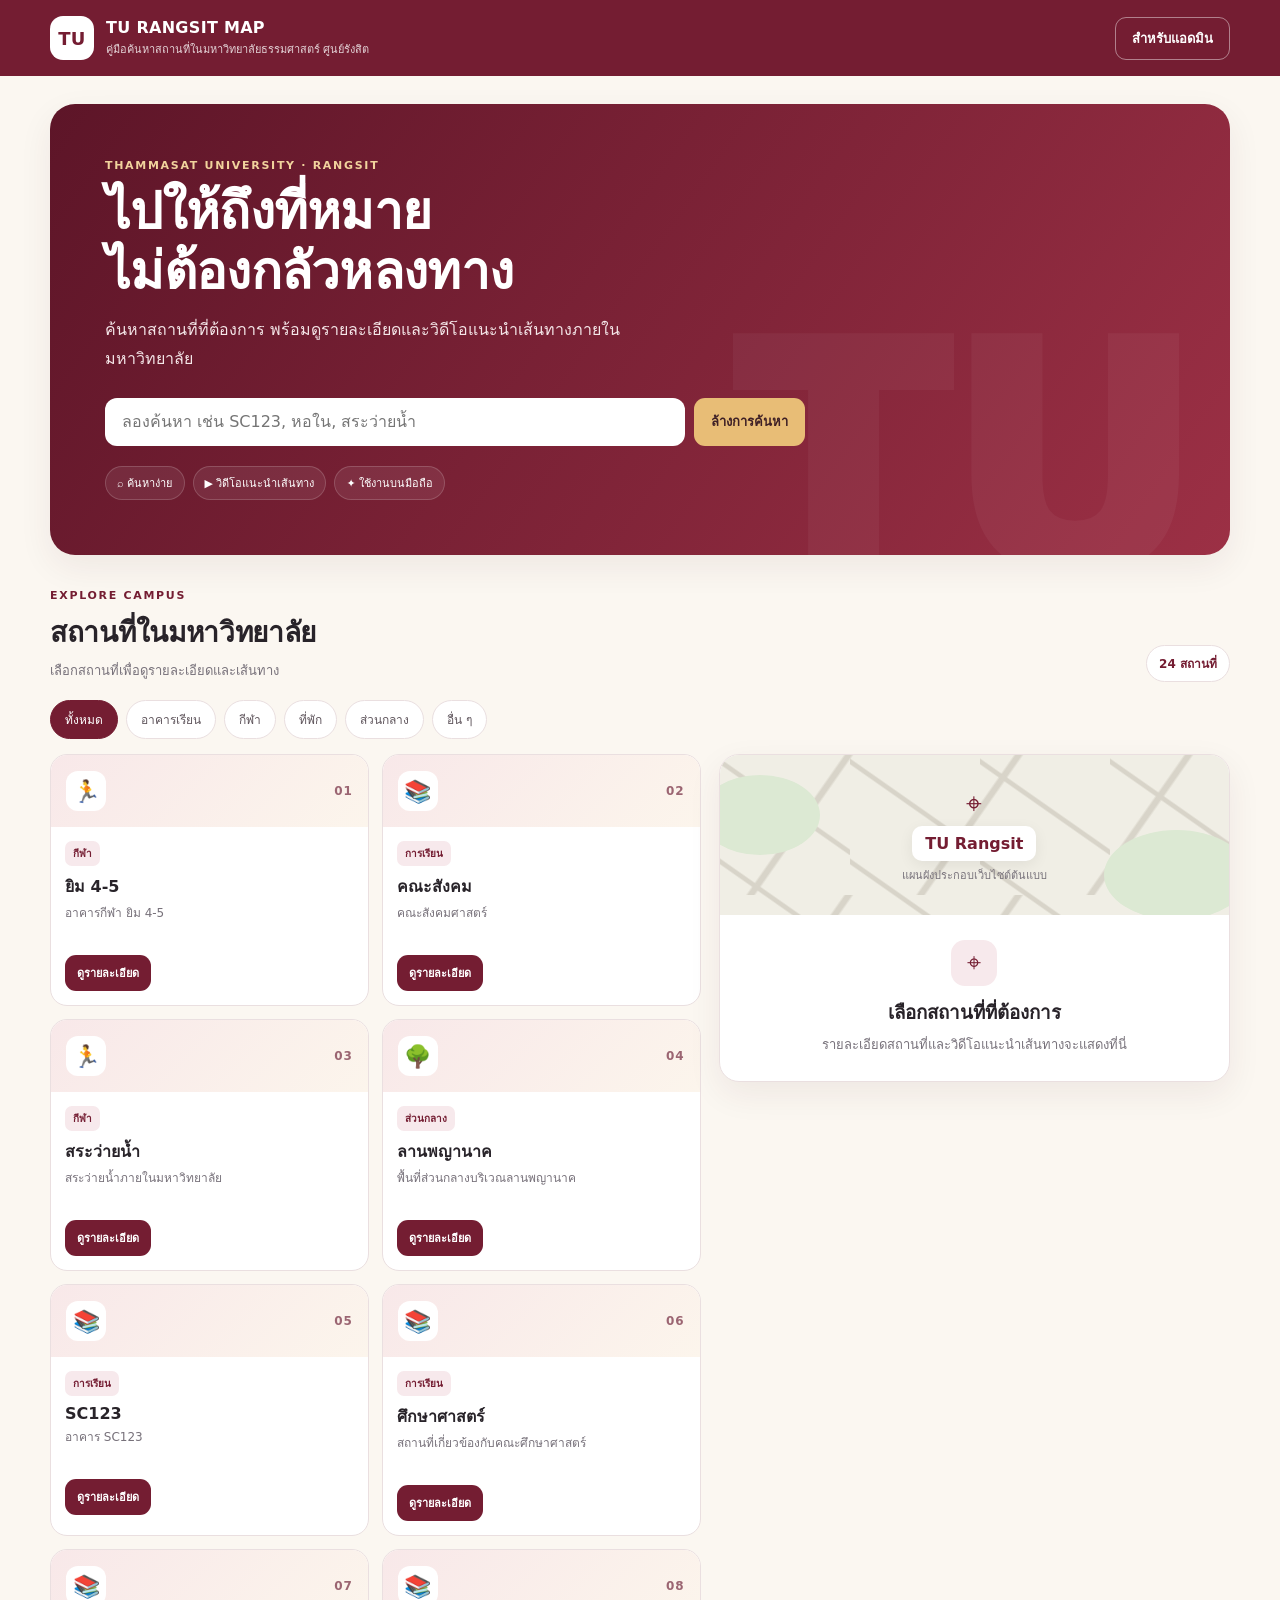
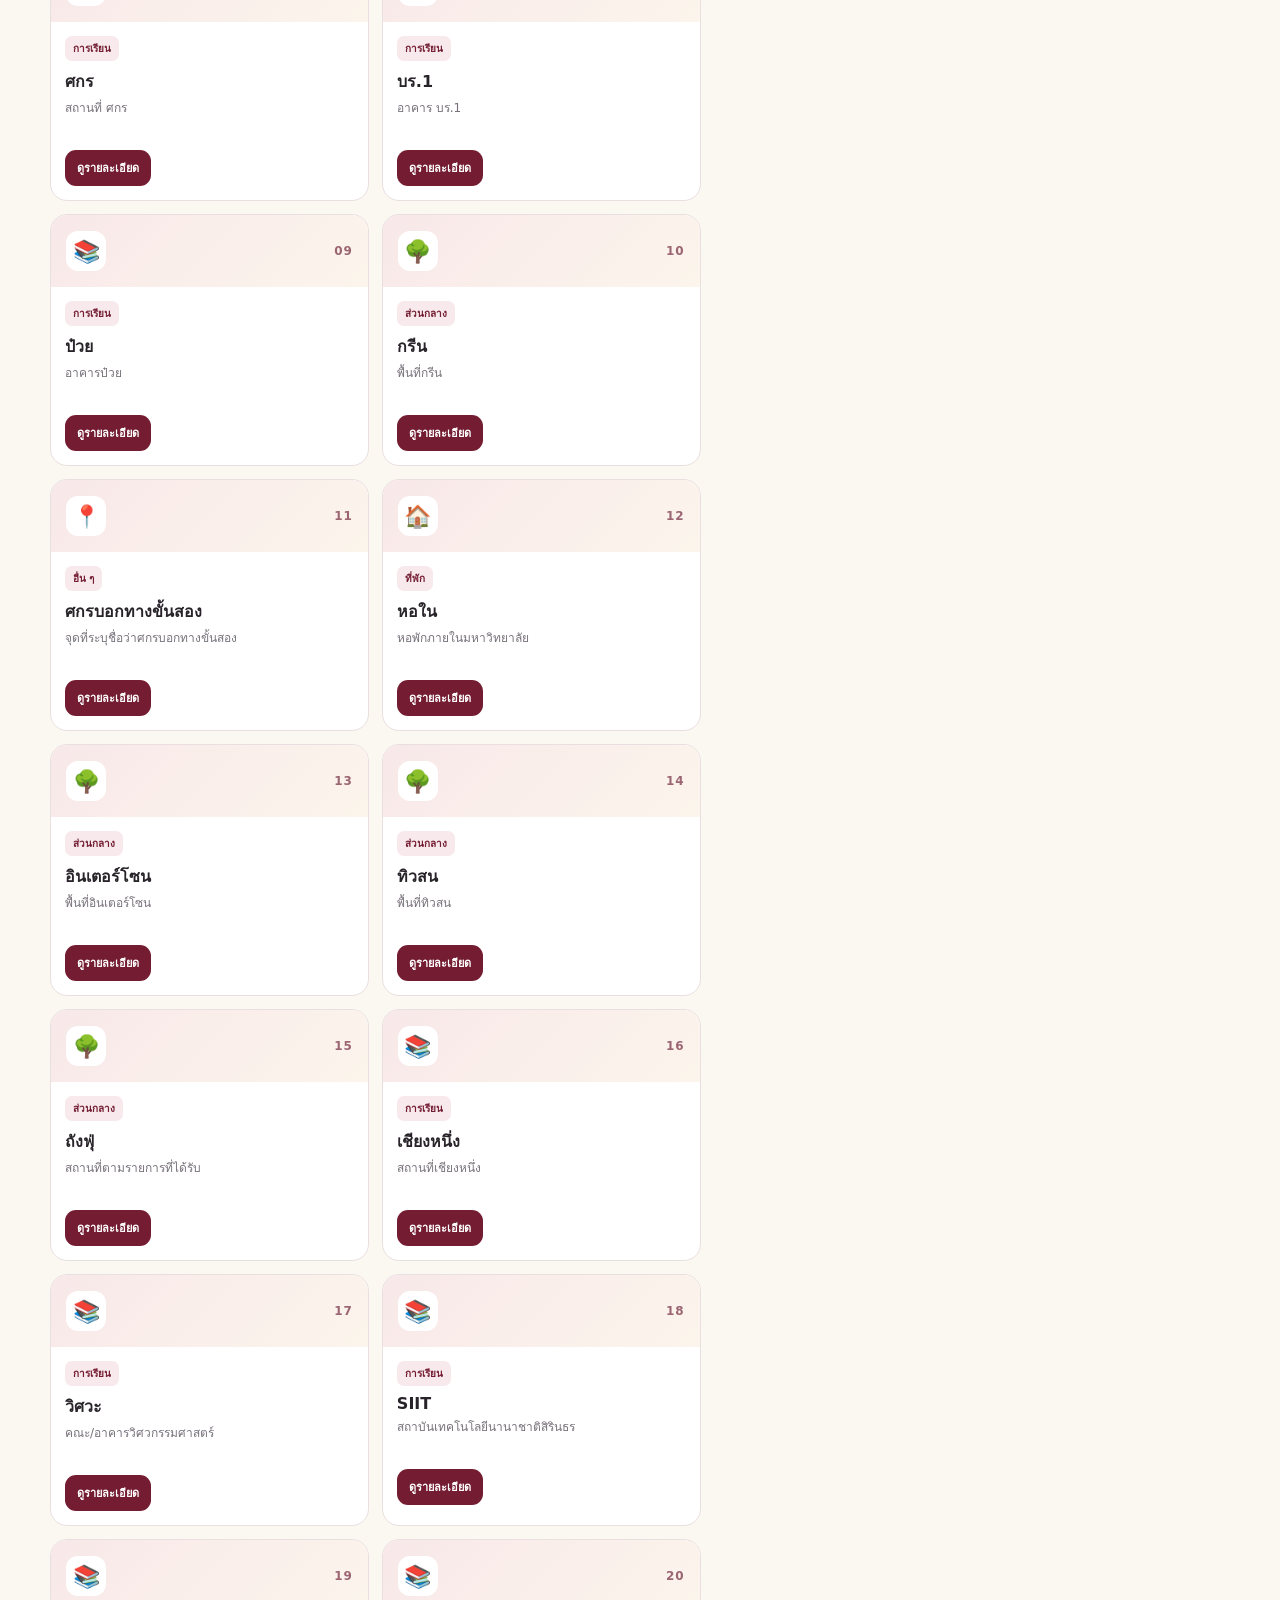
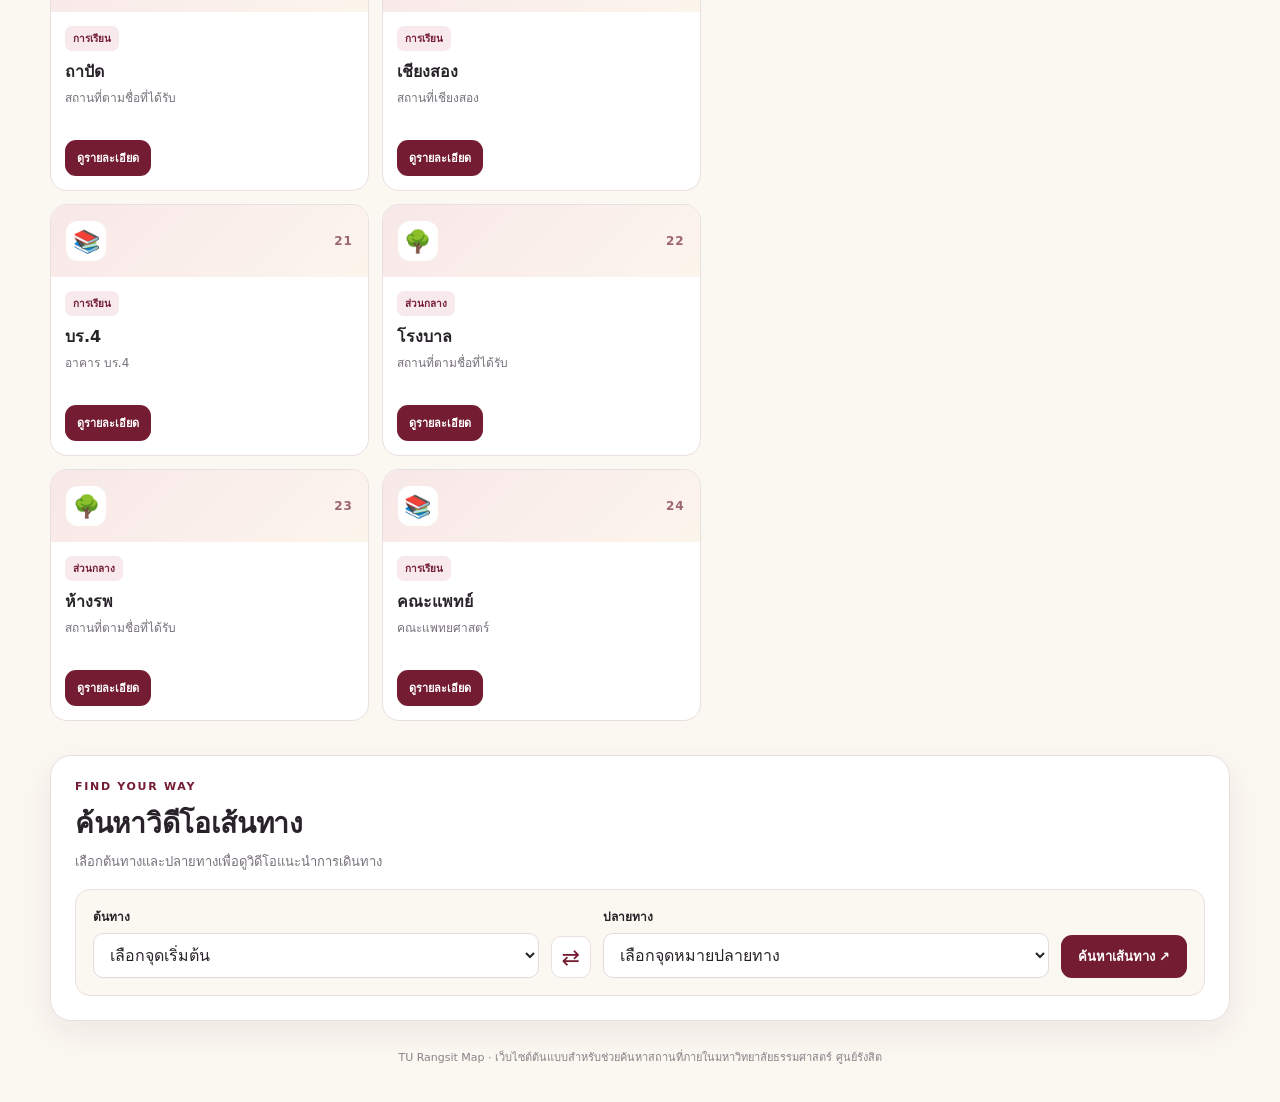
<file: index (6).html>
<!doctype html>
<html lang="th">
<head>
  <meta charset="utf-8">
  <meta name="viewport" content="width=device-width, initial-scale=1">
  <meta name="theme-color" content="#741d32">
  <meta name="description" content="เว็บไซต์ช่วยค้นหาสถานที่และวิดีโอแนะนำเส้นทางในมหาวิทยาลัยธรรมศาสตร์ ศูนย์รังสิต">
  <title>TU Rangsit Map | หาทางไป ไม่หลงทาง</title>
  <link rel="stylesheet" href="style.css">
  <script src="script.js" defer></script>
</head>
<body>
  <header class="topbar">
    <a class="brand" href="#" aria-label="TU Rangsit Map หน้าหลัก">
      <span class="logo">TU</span>
      <span>TU RANGSIT MAP<small>คู่มือค้นหาสถานที่ในมหาวิทยาลัยธรรมศาสตร์ ศูนย์รังสิต</small></span>
    </a>
    <button class="button button-outline top-admin" id="adminOpen" type="button">สำหรับแอดมิน</button>
  </header>

  <main class="container">
    <section class="hero">
      <div class="eyebrow">THAMMASAT UNIVERSITY · RANGSIT</div>
      <h1>ไปให้ถึงที่หมาย<br>ไม่ต้องกลัวหลงทาง</h1>
      <p>ค้นหาสถานที่ที่ต้องการ พร้อมดูรายละเอียดและวิดีโอแนะนำเส้นทางภายในมหาวิทยาลัย</p>
      <div class="searchbar">
        <input id="searchInput" type="search" placeholder="ลองค้นหา เช่น SC123, หอใน, สระว่ายน้ำ" aria-label="ค้นหาสถานที่">
        <button class="button button-gold" id="clearSearch" type="button">ล้างการค้นหา</button>
      </div>
      <div class="hero-pills"><span>⌕ ค้นหาง่าย</span><span>▶ วิดีโอแนะนำเส้นทาง</span><span>✦ ใช้งานบนมือถือ</span></div>
    </section>

    <section class="section-block">
      <div class="section-heading">
        <div><p class="eyebrow dark">EXPLORE CAMPUS</p><h2>สถานที่ในมหาวิทยาลัย</h2><p class="muted">เลือกสถานที่เพื่อดูรายละเอียดและเส้นทาง</p></div>
        <span id="placeCount" class="count-pill">0 สถานที่</span>
      </div>
      <div class="filters" id="categoryFilters" aria-label="กรองตามหมวดหมู่">
        <button class="filter active" data-category="ทั้งหมด" type="button">ทั้งหมด</button>
        <button class="filter" data-category="การเรียน" type="button">อาคารเรียน</button>
        <button class="filter" data-category="กีฬา" type="button">กีฬา</button>
        <button class="filter" data-category="ที่พัก" type="button">ที่พัก</button>
        <button class="filter" data-category="ส่วนกลาง" type="button">ส่วนกลาง</button>
        <button class="filter" data-category="อื่น ๆ" type="button">อื่น ๆ</button>
      </div>

      <div class="main-grid">
        <div>
          <div class="place-grid" id="placeGrid"></div>
          <div id="emptyState" class="empty-state hidden"><h3>ไม่พบสถานที่</h3><p>ลองค้นหาด้วยคำอื่น หรือเลือกหมวดหมู่ทั้งหมด</p></div>
        </div>
        <aside class="detail-panel" id="detailPanel">
          <div class="map-illustration"><span class="map-pin">⌖</span><strong>TU Rangsit</strong><small>แผนผังประกอบเว็บไซต์ต้นแบบ</small></div>
          <div class="detail-placeholder"><span class="placeholder-icon">⌖</span><h3>เลือกสถานที่ที่ต้องการ</h3><p>รายละเอียดสถานที่และวิดีโอแนะนำเส้นทางจะแสดงที่นี่</p></div>
        </aside>
      </div>
    </section>

    <section class="route-section section-block" id="routeSection">
      <div class="section-heading"><div><p class="eyebrow dark">FIND YOUR WAY</p><h2>ค้นหาวิดีโอเส้นทาง</h2><p class="muted">เลือกต้นทางและปลายทางเพื่อดูวิดีโอแนะนำการเดินทาง</p></div></div>
      <div class="route-search">
        <div class="field"><label for="routeFrom">ต้นทาง</label><select id="routeFrom"><option value="">กำลังโหลดสถานที่...</option></select></div>
        <button class="swap-button" id="swapRoute" type="button" aria-label="สลับต้นทางและปลายทาง" title="สลับต้นทางและปลายทาง">⇄</button>
        <div class="field"><label for="routeTo">ปลายทาง</label><select id="routeTo"><option value="">กำลังโหลดสถานที่...</option></select></div>
        <button class="button button-primary find-button" id="findRoute" type="button">ค้นหาเส้นทาง ↗</button>
      </div>
      <div id="routeResults" class="route-results" aria-live="polite"></div>
    </section>

    <footer class="footer">TU Rangsit Map · เว็บไซต์ต้นแบบสำหรับช่วยค้นหาสถานที่ภายในมหาวิทยาลัยธรรมศาสตร์ ศูนย์รังสิต</footer>
  </main>

  <dialog id="loginDialog" class="dialog">
    <form id="loginForm" class="dialog-card">
      <button class="dialog-close" type="button" data-close="loginDialog" aria-label="ปิด">×</button>
      <p class="eyebrow dark">ADMIN ACCESS</p><h2>เข้าสู่ระบบผู้ดูแล</h2>
      <p class="muted">เข้าสู่ระบบเพื่อจัดการสถานที่และวิดีโอเส้นทาง</p>
      <div class="field"><label for="adminUsername">ชื่อผู้ใช้</label><input id="adminUsername" autocomplete="username" value="admin" required></div>
      <div class="field"><label for="adminPassword">รหัสผ่าน</label><input id="adminPassword" type="password" autocomplete="current-password" required></div>
      <p class="error-text" id="loginError" role="alert"></p>
      <button class="button button-primary full-button" type="submit">เข้าสู่ระบบ</button>
      <p class="notice">บัญชีทดลอง: <b>admin</b> / <b>tu-demo-2026</b><br>ระบบล็อกอินนี้เป็นเพียงต้นแบบ ไม่ใช่ระบบยืนยันตัวตนที่ปลอดภัยสำหรับข้อมูลจริง</p>
    </form>
  </dialog>

  <dialog id="adminDialog" class="dialog admin-dialog">
    <div class="dialog-card wide-card">
      <div class="admin-dialog-heading"><div><p class="eyebrow dark">CONTROL PANEL</p><h2>จัดการเว็บไซต์</h2></div><button class="dialog-close" type="button" data-close="adminDialog" aria-label="ปิด">×</button></div>
      <div class="admin-toolbar"><button class="button button-light" id="adminLogout" type="button">ออกจากระบบ</button></div>
      <div class="admin-tabs">
        <button class="admin-tab active" data-tab="placesTab" type="button">จัดการสถานที่</button>
        <button class="admin-tab" data-tab="routesTab" type="button">จัดการวิดีโอเส้นทาง</button>
        <button class="admin-tab" data-tab="dataTab" type="button">สำรองข้อมูล</button>
      </div>

      <section id="placesTab" class="admin-content">
        <h3 id="placeFormTitle">เพิ่มสถานที่ใหม่</h3>
        <form id="placeForm" class="form-grid">
          <input type="hidden" id="editPlaceId">
          <div class="field"><label for="placeName">ชื่อสถานที่ *</label><input id="placeName" required maxlength="100"></div>
          <div class="field"><label for="placeCategory">หมวดหมู่ *</label><select id="placeCategory" required><option>การเรียน</option><option>กีฬา</option><option>ที่พัก</option><option>ส่วนกลาง</option><option>อื่น ๆ</option></select></div>
          <div class="field full"><label for="placeDescription">รายละเอียด</label><textarea id="placeDescription" rows="2" maxlength="500" placeholder="รายละเอียดหรือจุดสังเกต"></textarea></div>
          <div class="field full"><label for="placeMap">ลิงก์แผนที่ (ถ้ามี)</label><input id="placeMap" type="url" placeholder="https://maps.google.com/..."></div>
          <div class="form-actions full"><button class="button button-primary" type="submit">บันทึกสถานที่</button><button class="button button-light" id="cancelPlaceEdit" type="button">ล้างแบบฟอร์ม</button></div>
        </form>
        <h3 class="list-heading">รายการสถานที่ทั้งหมด</h3><div id="adminPlaceList" class="admin-list"></div>
      </section>

      <section id="routesTab" class="admin-content hidden">
        <h3 id="routeFormTitle">เพิ่มวิดีโอเส้นทาง</h3>
        <form id="routeForm" class="form-grid">
          <input type="hidden" id="editRouteId">
          <div class="field full"><label for="routeName">ชื่อเส้นทาง/วิดีโอ *</label><input id="routeName" required maxlength="120" placeholder="เช่น จากหอในไปคณะสังคม"></div>
          <div class="field"><label for="adminRouteFrom">ต้นทาง *</label><select id="adminRouteFrom" required><option value="">กำลังโหลดสถานที่...</option></select></div>
          <div class="field"><label for="adminRouteTo">ปลายทาง *</label><select id="adminRouteTo" required><option value="">กำลังโหลดสถานที่...</option></select></div>
          <div class="field full"><label for="routeVideo">ลิงก์วิดีโอ *</label><input id="routeVideo" type="url" required placeholder="https://www.youtube.com/watch?v=..."></div>
          <div class="field full"><label for="routeDescription">คำอธิบายเพิ่มเติม</label><textarea id="routeDescription" rows="2" maxlength="500" placeholder="จุดสังเกตหรือคำแนะนำระหว่างทาง"></textarea></div>
          <div class="form-actions full"><button class="button button-primary" type="submit">บันทึกวิดีโอเส้นทาง</button><button class="button button-light" id="cancelRouteEdit" type="button">ล้างแบบฟอร์ม</button></div>
        </form>
        <h3 class="list-heading">รายการวิดีโอเส้นทางทั้งหมด</h3><div id="adminRouteList" class="admin-list"></div>
      </section>

      <section id="dataTab" class="admin-content hidden">
        <h3>สำรองและย้ายข้อมูล</h3><p class="muted">ส่งออกข้อมูลเป็น JSON เพื่อเก็บสำรอง หรือนำเข้าไฟล์เดิมเพื่อกู้คืน</p>
        <div class="form-actions"><button class="button button-primary" id="exportData" type="button">ส่งออกข้อมูล JSON</button><label class="button button-light upload-button">นำเข้า JSON<input id="importData" type="file" accept=".json,application/json"></label></div>
        <p id="dataMessage" class="success-text" aria-live="polite"></p>
        <p class="notice">ข้อมูลสถานที่ เส้นทาง และรีวิวจะเก็บในเบราว์เซอร์ของผู้ใช้แต่ละคนผ่าน LocalStorage ไม่ได้ซิงก์เป็นฐานข้อมูลกลาง รีวิวจากผู้ใช้คนอื่นจึงไม่ปรากฏบนอุปกรณ์อื่นโดยอัตโนมัติ</p>
      </section>
    </div>
  </dialog>
</body>
</html>
</file>
<file: style.css>
/* TU Rangsit Map — โทนแดงเลือดหมูและครีม */
:root {
  --maroon: #741d32;
  --maroon-dark: #531324;
  --maroon-soft: #f7e9ec;
  --cream: #fbf7f1;
  --ink: #282329;
  --muted: #77717a;
  --line: #eadfe0;
  --white: #fff;
  --gold: #e8bd76;
  --danger: #a62a3e;
  --shadow: 0 12px 34px rgba(70, 24, 38, .07);
}
* { box-sizing: border-box; }
html { scroll-behavior: smooth; }
body { margin: 0; background: var(--cream); color: var(--ink); font-family: system-ui, -apple-system, BlinkMacSystemFont, "Segoe UI", Tahoma, sans-serif; }
button, input, select, textarea { font: inherit; }
button { cursor: pointer; }
a { color: inherit; }
.hidden { display: none !important; }
.container { width: min(1180px, calc(100% - 40px)); margin: 0 auto; }
.topbar { min-height: 76px; padding: 13px max(20px, calc((100% - 1180px)/2)); display: flex; align-items: center; justify-content: space-between; gap: 20px; background: var(--maroon); color: white; }
.brand { display: flex; align-items: center; gap: 12px; color: white; text-decoration: none; font-weight: 850; letter-spacing: .3px; }
.brand small { display: block; margin-top: 3px; font-size: 11px; font-weight: 500; letter-spacing: 0; opacity: .8; }
.logo { width: 44px; height: 44px; display: grid; place-items: center; border-radius: 13px; background: white; color: var(--maroon); font-size: 18px; font-weight: 900; }
.button { display: inline-flex; align-items: center; justify-content: center; gap: 7px; min-height: 42px; padding: 10px 16px; border: 1px solid transparent; border-radius: 11px; font-size: 13px; font-weight: 800; text-decoration: none; transition: transform .15s ease, box-shadow .15s ease, background .15s ease; }
.button:hover { transform: translateY(-1px); }
.button-primary { background: var(--maroon); color: white; }
.button-primary:hover { background: var(--maroon-dark); }
.button-gold { background: var(--gold); color: #3e2026; }
.button-light { background: white; color: var(--maroon); border-color: var(--line); }
.button-outline { color: white; background: transparent; border-color: #ffffff70; }
.button-outline:hover { background: white; color: var(--maroon); }
.full-button { width: 100%; }
.hero { margin-top: 28px; padding: clamp(26px, 5vw, 55px); overflow: hidden; position: relative; border-radius: 25px; color: white; background: linear-gradient(125deg, #5d1528, #9c3045); box-shadow: var(--shadow); }
.hero::after { content: "TU"; position: absolute; right: 3%; bottom: -65px; color: #ffffff0b; font-size: clamp(160px, 27vw, 310px); font-weight: 950; line-height: 1; pointer-events: none; }
.eyebrow { margin: 0 0 8px; color: #f1d39d; font-size: 11px; font-weight: 850; letter-spacing: 1.7px; }
.eyebrow.dark { color: var(--maroon); }
.hero h1 { position: relative; z-index: 1; margin: 10px 0 14px; font-size: clamp(32px, 5vw, 51px); line-height: 1.18; letter-spacing: -.7px; }
.hero > p { position: relative; z-index: 1; max-width: 590px; margin: 0 0 24px; color: #f5e7e9; line-height: 1.8; }
.searchbar { position: relative; z-index: 1; display: flex; gap: 9px; max-width: 700px; }
.searchbar input { flex: 1; min-width: 0; min-height: 48px; padding: 12px 16px; border: 1px solid #ffffff40; border-radius: 12px; background: white; outline: none; }
.searchbar input:focus, .field input:focus, .field select:focus, .field textarea:focus { border-color: #b7677a; box-shadow: 0 0 0 3px #741d3215; outline: none; }
.hero-pills { position: relative; z-index: 1; display: flex; flex-wrap: wrap; gap: 8px; margin-top: 20px; }
.hero-pills span { padding: 7px 11px; border: 1px solid #ffffff2b; border-radius: 999px; background: #ffffff13; font-size: 11px; }
.section-block { margin-top: 34px; }
.section-heading { display: flex; align-items: end; justify-content: space-between; gap: 15px; margin-bottom: 16px; }
.section-heading h2 { margin: 0; font-size: clamp(22px, 3vw, 28px); letter-spacing: -.3px; }
.section-heading .muted { margin: 6px 0 0; }
.muted, .helper-text { color: var(--muted); font-size: 13px; line-height: 1.7; }
.count-pill { white-space: nowrap; padding: 8px 12px; border: 1px solid var(--line); border-radius: 999px; background: white; color: var(--maroon); font-size: 12px; font-weight: 800; }
.filters { display: flex; gap: 8px; overflow-x: auto; padding: 2px 0 15px; }
.filter { flex: 0 0 auto; padding: 9px 14px; border: 1px solid var(--line); border-radius: 999px; background: white; color: #5f555c; font-size: 12px; }
.filter.active, .filter:hover { border-color: var(--maroon); background: var(--maroon); color: white; }
.main-grid { display: grid; grid-template-columns: minmax(0, 1.12fr) minmax(300px, .88fr); align-items: start; gap: 18px; }
.place-grid { display: grid; grid-template-columns: repeat(2, minmax(0, 1fr)); gap: 13px; }
.place-card { min-width: 0; overflow: hidden; border: 1px solid var(--line); border-radius: 17px; background: white; transition: transform .18s ease, border-color .18s ease, box-shadow .18s ease; }
.place-card:hover, .place-card.selected { transform: translateY(-2px); border-color: #bd7c8b; box-shadow: var(--shadow); }
.place-art { min-height: 72px; padding: 13px 15px; display: flex; align-items: center; justify-content: space-between; background: linear-gradient(135deg, #f8e8e9, #fcf5ec); }
.place-symbol { display: grid; place-items: center; width: 40px; height: 40px; border-radius: 12px; background: #fff; color: var(--maroon); font-size: 22px; }
.place-number { color: #9b6572; font-size: 12px; font-weight: 850; letter-spacing: 1px; }
.place-card-body { padding: 14px; }
.category-label { display: inline-flex; padding: 5px 8px; border-radius: 7px; background: var(--maroon-soft); color: var(--maroon); font-size: 10px; font-weight: 850; }
.place-card h3 { margin: 8px 0 5px; font-size: 16px; overflow-wrap: anywhere; }
.place-card p { min-height: 39px; margin: 0 0 12px; color: var(--muted); font-size: 12px; line-height: 1.65; }
.place-card .button { min-height: 36px; padding: 8px 11px; font-size: 11px; }
.detail-panel { position: sticky; top: 15px; min-width: 0; overflow: hidden; border: 1px solid var(--line); border-radius: 20px; background: white; box-shadow: var(--shadow); }
.map-illustration { position: relative; min-height: 160px; display: flex; flex-direction: column; align-items: center; justify-content: center; gap: 5px; overflow: hidden; background-color: #f0eee5; background-image: linear-gradient(35deg, transparent 47%, #d8d4c9 48%, #d8d4c9 50%, transparent 51%), linear-gradient(125deg, transparent 46%, #d8d4c9 47%, #d8d4c9 49%, transparent 50%); background-size: 130px 100px, 170px 140px; }
.map-illustration::before, .map-illustration::after { content: ""; position: absolute; width: 120px; height: 80px; left: -20px; top: 20px; border-radius: 50%; background: #dce9d3; }
.map-illustration::after { top: auto; left: auto; right: -20px; bottom: -5px; width: 145px; height: 90px; }
.map-illustration strong, .map-illustration small, .map-pin { position: relative; z-index: 1; }
.map-illustration strong { padding: 8px 13px; border-radius: 10px; background: white; color: var(--maroon); box-shadow: 0 4px 15px #0001; }
.map-illustration small { color: var(--muted); font-size: 11px; }
.map-pin { color: var(--maroon); font-size: 28px; }
.detail-content { padding: 20px; }
.detail-placeholder { padding: 25px 22px; text-align: center; }
.placeholder-icon { display: inline-grid; place-items: center; width: 46px; height: 46px; border-radius: 14px; background: var(--maroon-soft); color: var(--maroon); font-size: 25px; }
.detail-placeholder h3 { margin: 12px 0 7px; }
.detail-placeholder p { margin: 0; color: var(--muted); font-size: 13px; line-height: 1.7; }
.detail-heading h3 { margin: 9px 0 5px; font-size: 24px; overflow-wrap: anywhere; }
.detail-description { color: #6d6870; font-size: 13px; line-height: 1.8; }
.detail-actions { display: flex; flex-wrap: wrap; gap: 8px; margin: 15px 0 21px; }
.detail-panel h4 { margin: 18px 0 9px; }
.video-card, .route-result-item { min-width: 0; margin-top: 12px; padding: 16px; border: 1px solid var(--line); border-radius: 15px; background: white; }
.route-badge { display: inline-block; padding: 5px 8px; border-radius: 7px; background: #f7e9ec; color: var(--maroon); font-size: 10px; font-weight: 850; }
.video-card h4, .route-result-item h3 { margin: 10px 0 6px; }
.route-endpoints { margin: 6px 0 10px; color: var(--maroon); font-size: 12px; font-weight: 800; line-height: 1.6; overflow-wrap: anywhere; }
.video-card p, .route-result-item p { font-size: 13px; line-height: 1.7; }
.video-frame { display: block; width: 100%; aspect-ratio: 16 / 9; height: auto; margin: 12px 0; border: 0; border-radius: 12px; background: #211d20; }
.route-section { padding: 24px; border: 1px solid var(--line); border-radius: 21px; background: white; box-shadow: var(--shadow); }
.route-search { display: grid; grid-template-columns: minmax(0, 1fr) auto minmax(0, 1fr) auto; align-items: end; gap: 12px; padding: 17px; border: 1px solid var(--line); border-radius: 15px; background: var(--cream); }
.field { min-width: 0; display: grid; gap: 7px; }
.field label { font-size: 12px; font-weight: 800; }
.field input, .field select, .field textarea { width: 100%; min-width: 0; padding: 11px 12px; border: 1px solid #e4dadd; border-radius: 10px; background: white; color: var(--ink); }
.field textarea { resize: vertical; }
.swap-button { width: 40px; height: 42px; border: 1px solid var(--line); border-radius: 10px; background: white; color: var(--maroon); font-size: 22px; }
.find-button { white-space: nowrap; }
.route-results { display: grid; grid-template-columns: repeat(2, minmax(0, 1fr)); gap: 12px; margin-top: 14px; }
.route-results:empty { display: none; }
.empty-state { padding: 25px; border: 1px dashed #d9c8cb; border-radius: 15px; background: white; text-align: center; color: var(--muted); }
.empty-state h3 { margin-top: 0; color: var(--ink); }
.error-text { color: #b22234; font-size: 13px; line-height: 1.6; }
.notice { margin: 14px 0 0; padding: 12px 14px; border: 1px solid #f0ddb7; border-radius: 12px; background: #fff7e7; color: #6b542b; font-size: 11px; line-height: 1.7; }
.route-review { margin-top: 22px; padding-top: 18px; border-top: 1px solid var(--line); }
.route-review-heading { display: flex; justify-content: space-between; align-items: center; flex-wrap: wrap; gap: 10px; }
.route-review-heading h4 { margin: 0; color: var(--maroon); }
.route-review-average { display: flex; align-items: center; flex-wrap: wrap; gap: 8px; }
.route-review-average strong { color: var(--maroon); font-size: 22px; }
.review-stars { color: #c99b35; letter-spacing: 2px; }
.route-review-average small, .route-review-item-top small { color: var(--muted); font-size: 11px; }
.route-review-form { display: grid; gap: 10px; margin-top: 14px; padding: 15px; background: var(--cream); border: 1px solid var(--line); border-radius: 12px; }
.route-review-form label { font-weight: 700; font-size: 12px; }
.route-review-form textarea { width: 100%; margin-top: 6px; background: white; }
.review-star-picker { display: flex; gap: 5px; }
.review-star-button { padding: 0 2px; border: 0; background: transparent; color: #c9c0c2; font-size: 29px; cursor: pointer; }
.review-star-button:hover, .review-star-button.selected { color: #c99b35; }
.route-review-list { margin-top: 14px; }
.route-review-item { padding: 12px 0; border-bottom: 1px solid var(--line); }
.route-review-item-top { display: flex; align-items: center; justify-content: space-between; flex-wrap: wrap; gap: 8px; }
.route-review-item p { margin: 8px 0 0; color: var(--ink); font-size: 12px; white-space: pre-wrap; overflow-wrap: anywhere; }
.form-grid { display: grid; grid-template-columns: repeat(2, minmax(0, 1fr)); gap: 13px; }
.form-grid .full { grid-column: 1 / -1; }
.form-actions { display: flex; flex-wrap: wrap; gap: 9px; align-items: center; }
.list-heading { margin-top: 28px; padding-top: 20px; border-top: 1px solid var(--line); }
.footer { padding: 28px 10px 34px; text-align: center; color: #8a8288; font-size: 11px; line-height: 1.7; }
.dialog { width: min(500px, calc(100% - 28px)); max-height: min(90vh, 900px); padding: 0; border: 0; border-radius: 19px; background: transparent; color: var(--ink); }
.dialog::backdrop { background: rgba(29, 15, 20, .55); backdrop-filter: blur(3px); }
.dialog-card { position: relative; padding: 25px; border: 1px solid var(--line); border-radius: 19px; background: white; box-shadow: 0 20px 80px #0002; }
.dialog-card h2 { margin: 4px 0 8px; }
.dialog-close { position: absolute; top: 13px; right: 15px; width: 34px; height: 34px; border: 0; border-radius: 10px; background: var(--maroon-soft); color: var(--maroon); font-size: 24px; }
.admin-dialog { width: min(980px, calc(100% - 28px)); }
.wide-card { padding: 24px; }
.admin-dialog-heading { display: flex; justify-content: space-between; align-items: start; }
.admin-dialog-heading .dialog-close { position: static; flex: 0 0 auto; }
.admin-toolbar { display: flex; justify-content: flex-end; margin: 12px 0; }
.admin-tabs { display: flex; gap: 7px; overflow-x: auto; padding: 4px 0 14px; border-bottom: 1px solid var(--line); }
.admin-tab { flex: 0 0 auto; padding: 10px 13px; border: 1px solid var(--line); border-radius: 10px; background: white; color: var(--muted); font-size: 12px; font-weight: 800; }
.admin-tab.active { border-color: var(--maroon); background: var(--maroon); color: white; }
.admin-content { padding-top: 16px; }
.admin-content h3 { margin-top: 8px; }
.admin-list { display: grid; gap: 8px; margin-top: 12px; }
.admin-item { display: flex; align-items: center; justify-content: space-between; gap: 12px; padding: 12px; border: 1px solid var(--line); border-radius: 12px; background: #fffdfb; }
.admin-item strong, .admin-item small { display: block; overflow-wrap: anywhere; }
.admin-item small { margin-top: 4px; color: var(--muted); font-size: 11px; }
.admin-item-actions { display: flex; flex-wrap: wrap; gap: 6px; }
.admin-item-actions .button { min-height: 34px; padding: 7px 10px; font-size: 11px; }
.danger-button { border-color: #f0d5d7; background: #fff7f7; color: var(--danger); }
.upload-button { position: relative; overflow: hidden; }
.upload-button input { position: absolute; inset: 0; opacity: 0; cursor: pointer; }
.success-text { color: #25734a; font-size: 12px; }
@media (max-width: 900px) {
  .main-grid { grid-template-columns: 1fr; }
  .detail-panel { position: static; }
  .route-search { grid-template-columns: minmax(0, 1fr) auto minmax(0, 1fr); }
  .find-button { grid-column: 1 / -1; }
}
@media (max-width: 600px) {
  .container { width: min(100% - 26px, 1180px); }
  .topbar { padding: 12px 14px; }
  .brand { font-size: 12px; }
  .brand small { max-width: 230px; font-size: 9px; }
  .logo { width: 39px; height: 39px; }
  .hero { margin-top: 16px; padding: 25px 19px; border-radius: 19px; }
  .searchbar { flex-direction: column; }
  .searchbar .button { width: 100%; }
  .section-heading { align-items: flex-start; }
  .place-grid { grid-template-columns: repeat(2, minmax(0, 1fr)); gap: 8px; }
  .place-card-body { padding: 11px; }
  .place-card h3 { font-size: 13px; }
  .place-card p { min-height: 55px; font-size: 11px; }
  .place-card .button { width: 100%; }
  .route-section { padding: 15px; }
  .route-search { grid-template-columns: 1fr; }
  .swap-button { width: 100%; }
  .find-button { grid-column: auto; width: 100%; }
  .route-results { grid-template-columns: 1fr; }
  .route-review-heading { align-items: flex-start; flex-direction: column; }
  .route-review-form { padding: 12px; }
  .form-grid { grid-template-columns: 1fr; }
  .form-grid .full { grid-column: auto; }
  .wide-card { padding: 17px; }
  .admin-item { align-items: flex-start; flex-direction: column; }
}
</file>
